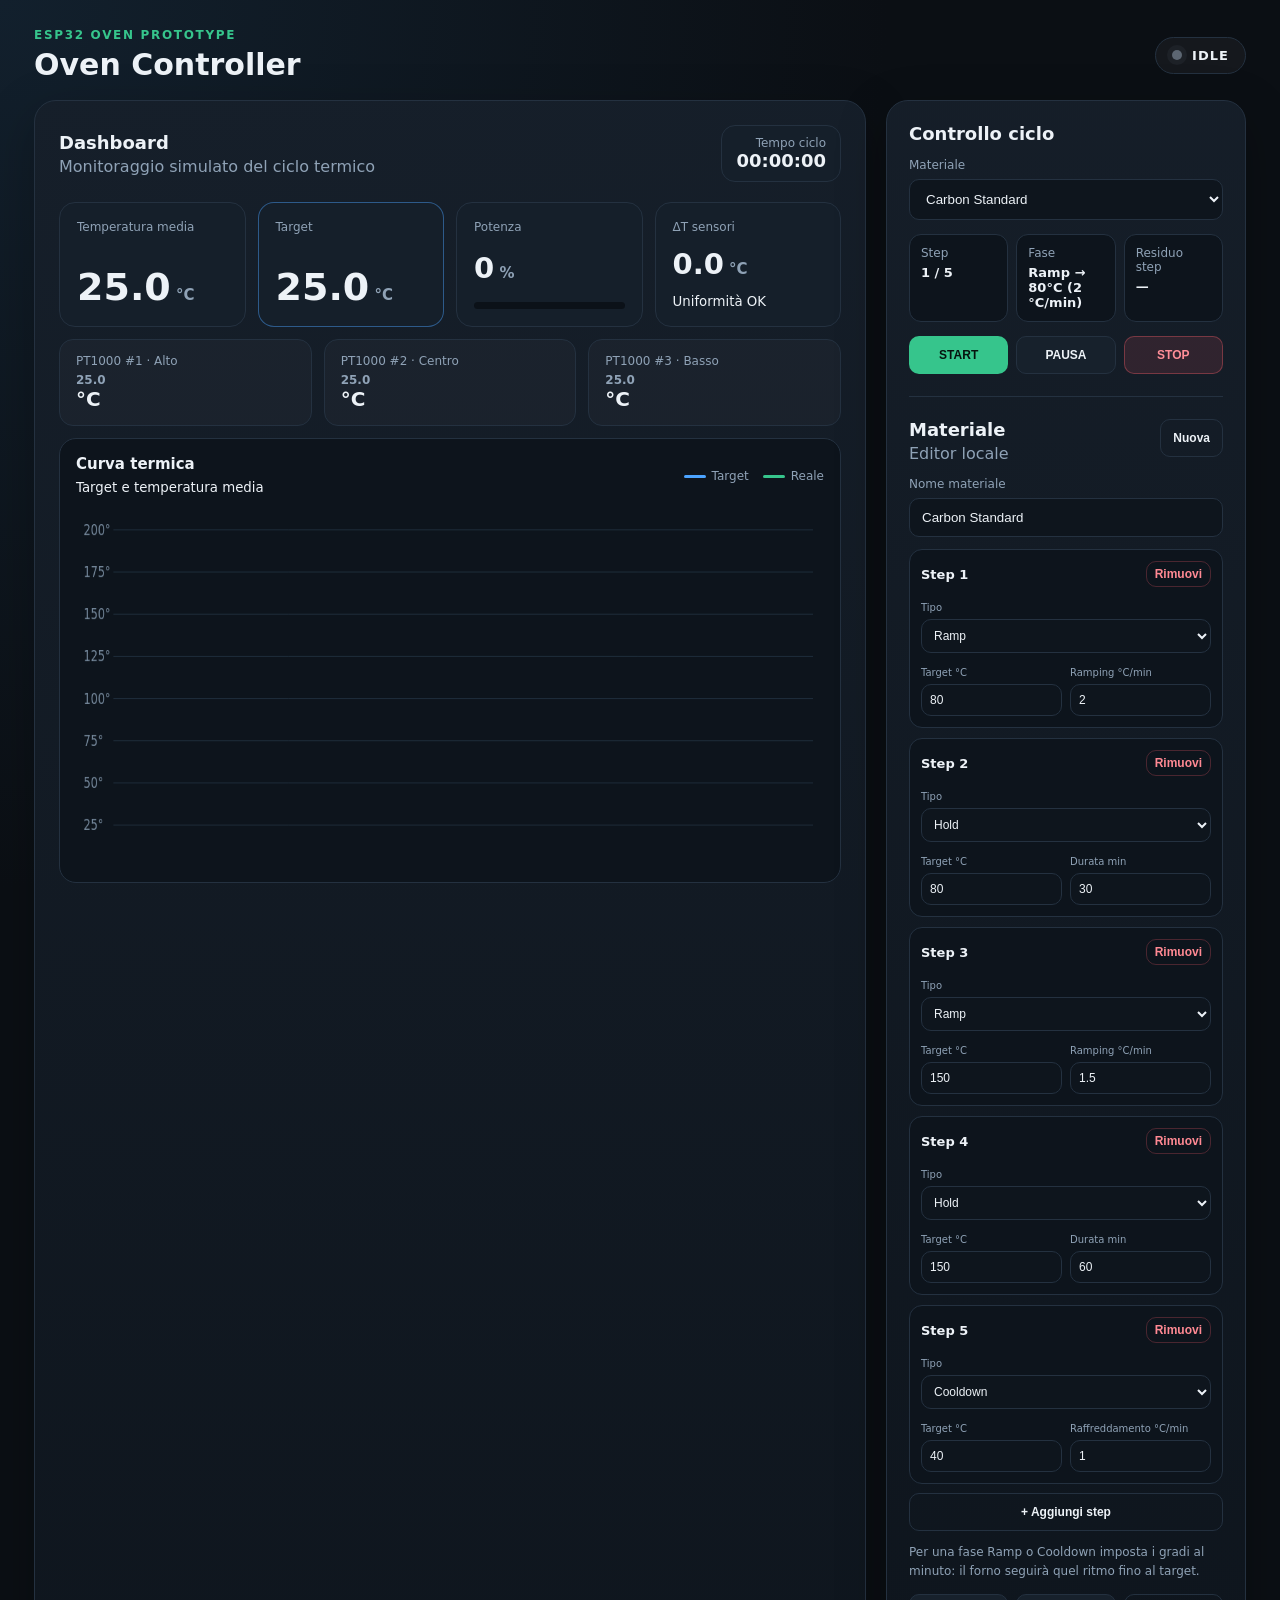
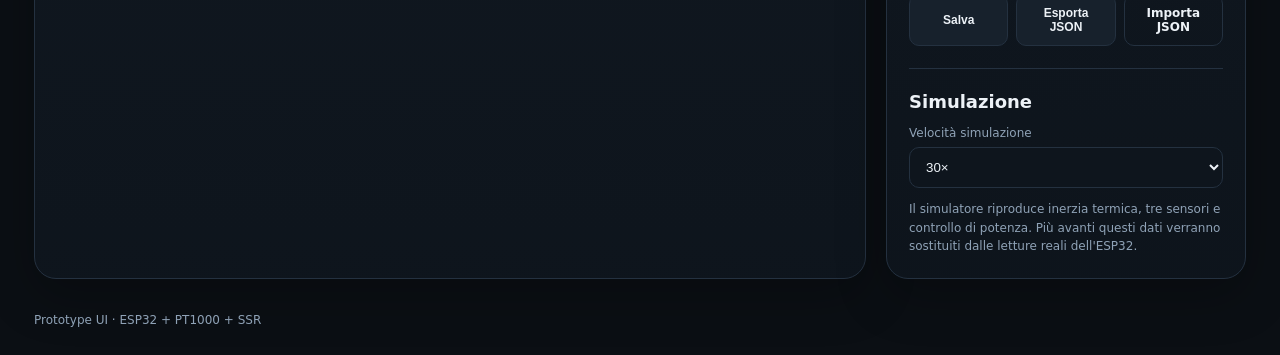
<file: interface/oven-controller/index.html>
<!DOCTYPE html>
<html lang="it">
<head>
  <meta charset="UTF-8" />
  <meta name="viewport" content="width=device-width, initial-scale=1.0" />
  <title>Oven Controller</title>
  <link rel="stylesheet" href="style.css" />
</head>
<body>
  <header class="topbar">
    <div>
      <div class="eyebrow">ESP32 OVEN PROTOTYPE</div>
      <h1>Oven Controller</h1>
    </div>
    <div class="status-wrap">
      <span id="statusDot" class="status-dot idle"></span>
      <span id="statusText">IDLE</span>
    </div>
  </header>

  <main class="layout">
    <section class="panel dashboard-panel">
      <div class="panel-title-row">
        <div>
          <h2>Dashboard</h2>
          <p>Monitoraggio simulato del ciclo termico</p>
        </div>
        <div class="clock-box">
          <span>Tempo ciclo</span>
          <strong id="elapsed">00:00:00</strong>
        </div>
      </div>

      <div class="hero-grid">
        <article class="metric hero">
          <span>Temperatura media</span>
          <strong><span id="avgTemp">25.0</span><small> °C</small></strong>
        </article>
        <article class="metric hero target">
          <span>Target</span>
          <strong><span id="targetTemp">25.0</span><small> °C</small></strong>
        </article>
        <article class="metric">
          <span>Potenza</span>
          <strong><span id="power">0</span><small> %</small></strong>
          <div class="bar"><div id="powerBar"></div></div>
        </article>
        <article class="metric">
          <span>ΔT sensori</span>
          <strong><span id="deltaTemp">0.0</span><small> °C</small></strong>
          <small id="uniformityText">Uniformità OK</small>
        </article>
      </div>

      <div class="sensor-grid">
        <article class="sensor-card">
          <span>PT1000 #1 · Alto</span>
          <strong><span id="t1">25.0</span> °C</strong>
        </article>
        <article class="sensor-card">
          <span>PT1000 #2 · Centro</span>
          <strong><span id="t2">25.0</span> °C</strong>
        </article>
        <article class="sensor-card">
          <span>PT1000 #3 · Basso</span>
          <strong><span id="t3">25.0</span> °C</strong>
        </article>
      </div>

      <div class="chart-card">
        <div class="chart-head">
          <div>
            <h3>Curva termica</h3>
            <small>Target e temperatura media</small>
          </div>
          <div class="legend">
            <span><i class="legend-line target-line"></i>Target</span>
            <span><i class="legend-line actual-line"></i>Reale</span>
          </div>
        </div>
        <canvas id="tempChart" width="1200" height="420"></canvas>
      </div>
    </section>

    <aside class="panel control-panel">
      <h2>Controllo ciclo</h2>
      <label class="field">
        <span>Materiale</span>
        <select id="recipeSelect"></select>
      </label>

      <div class="recipe-summary">
        <div>
          <span>Step</span>
          <strong id="stepCounter">0 / 0</strong>
        </div>
        <div>
          <span>Fase</span>
          <strong id="stepName">—</strong>
        </div>
        <div>
          <span>Residuo step</span>
          <strong id="stepRemaining">—</strong>
        </div>
      </div>

      <div class="buttons">
        <button id="startBtn" class="primary">START</button>
        <button id="pauseBtn">PAUSA</button>
        <button id="stopBtn" class="danger">STOP</button>
      </div>

      <div id="alarmBox" class="alarm hidden">
        <strong>⚠ Warning</strong>
        <span id="alarmText"></span>
      </div>

      <hr />

      <div class="panel-title-row compact">
        <div>
          <h2>Materiale</h2>
          <p>Editor locale</p>
        </div>
        <button id="newRecipeBtn" class="ghost">Nuova</button>
      </div>

      <label class="field">
        <span>Nome materiale</span>
        <input id="recipeName" type="text" />
      </label>

      <div id="stepsEditor" class="steps-editor"></div>

      <button id="addStepBtn" class="ghost full">+ Aggiungi step</button>
      <p class="hint ramping-hint">
        Per una fase Ramp o Cooldown imposta i gradi al minuto: il forno seguirà quel ritmo fino al target.
      </p>

      <div class="buttons secondary">
        <button id="saveRecipeBtn">Salva</button>
        <button id="exportBtn">Esporta JSON</button>
        <label class="import-label">
          Importa JSON
          <input id="importInput" type="file" accept=".json,application/json" hidden />
        </label>
      </div>

      <hr />

      <h2>Simulazione</h2>
      <label class="field">
        <span>Velocità simulazione</span>
        <select id="speedSelect">
          <option value="1">1× reale</option>
          <option value="10">10×</option>
          <option value="30" selected>30×</option>
          <option value="60">60×</option>
        </select>
      </label>
      <p class="hint">
        Il simulatore riproduce inerzia termica, tre sensori e controllo di potenza.
        Più avanti questi dati verranno sostituiti dalle letture reali dell'ESP32.
      </p>
    </aside>
  </main>

  <footer>
    Prototype UI · ESP32 + PT1000 + SSR
  </footer>

  <script src="app.js"></script>
</body>
</html>
</file>
<file: interface/oven-controller/style.css>
:root {
  --bg: #0b0f14;
  --panel: #111821;
  --panel-2: #151f2a;
  --border: #243140;
  --text: #edf2f7;
  --muted: #8fa2b6;
  --accent: #36c58c;
  --accent-2: #4ba3ff;
  --danger: #ff5e6c;
  --warning: #f6b94f;
  --shadow: 0 16px 50px rgba(0,0,0,.25);
}

* { box-sizing: border-box; }

body {
  margin: 0;
  font-family: Inter, ui-sans-serif, system-ui, -apple-system, BlinkMacSystemFont, "Segoe UI", sans-serif;
  background: radial-gradient(circle at top left, #12202d 0, var(--bg) 38%);
  color: var(--text);
  min-height: 100vh;
}

.topbar {
  display: flex;
  justify-content: space-between;
  align-items: center;
  padding: 28px 34px 18px;
  max-width: 1600px;
  margin: 0 auto;
}

.eyebrow {
  font-size: 12px;
  letter-spacing: .14em;
  color: var(--accent);
  font-weight: 700;
}

h1 { margin: 5px 0 0; font-size: 30px; }
h2 { margin: 0 0 4px; font-size: 18px; }
h3 { margin: 0 0 4px; font-size: 15px; }
p { color: var(--muted); margin: 0; }

.status-wrap {
  display: flex;
  align-items: center;
  gap: 10px;
  background: rgba(255,255,255,.04);
  border: 1px solid var(--border);
  border-radius: 999px;
  padding: 10px 16px;
  font-size: 13px;
  font-weight: 800;
  letter-spacing: .08em;
}

.status-dot {
  width: 10px; height: 10px; border-radius: 50%;
  background: #5c6672;
  box-shadow: 0 0 0 5px rgba(92,102,114,.12);
}
.status-dot.running { background: var(--accent); box-shadow: 0 0 0 5px rgba(54,197,140,.12); }
.status-dot.paused { background: var(--warning); box-shadow: 0 0 0 5px rgba(246,185,79,.12); }
.status-dot.fault { background: var(--danger); box-shadow: 0 0 0 5px rgba(255,94,108,.12); }

.layout {
  max-width: 1600px;
  margin: 0 auto;
  padding: 0 34px 34px;
  display: grid;
  grid-template-columns: minmax(0, 2fr) minmax(360px, 0.8fr);
  gap: 20px;
}

.panel {
  background: linear-gradient(180deg, rgba(22,31,42,.96), rgba(14,21,29,.96));
  border: 1px solid var(--border);
  border-radius: 22px;
  box-shadow: var(--shadow);
}

.dashboard-panel { padding: 24px; }
.control-panel { padding: 22px; align-self: start; position: sticky; top: 18px; }

.panel-title-row {
  display: flex;
  justify-content: space-between;
  gap: 18px;
  align-items: center;
}
.panel-title-row.compact { align-items: flex-start; }

.clock-box {
  text-align: right;
  background: var(--panel-2);
  border: 1px solid var(--border);
  border-radius: 14px;
  padding: 10px 14px;
}
.clock-box span, .metric > span, .sensor-card span, .recipe-summary span, .field > span {
  display: block;
  color: var(--muted);
  font-size: 12px;
}
.clock-box strong { font-size: 18px; }

.hero-grid {
  display: grid;
  grid-template-columns: repeat(4, 1fr);
  gap: 12px;
  margin-top: 20px;
}

.metric {
  min-height: 125px;
  background: var(--panel-2);
  border: 1px solid var(--border);
  border-radius: 16px;
  padding: 17px;
  display: flex;
  flex-direction: column;
  justify-content: space-between;
}
.metric strong { font-size: 29px; }
.metric strong small { font-size: 15px; color: var(--muted); }
.metric.hero strong { font-size: 38px; }
.metric.target { border-color: rgba(75,163,255,.45); }

.bar {
  height: 7px; width: 100%;
  background: #0b1118; border-radius: 999px; overflow: hidden;
}
.bar > div { height: 100%; width: 0; background: var(--accent); transition: width .2s ease; }

.sensor-grid {
  display: grid;
  grid-template-columns: repeat(3, 1fr);
  gap: 12px;
  margin-top: 12px;
}
.sensor-card {
  background: rgba(255,255,255,.025);
  border: 1px solid var(--border);
  border-radius: 14px;
  padding: 14px 16px;
}
.sensor-card strong { display: block; margin-top: 5px; font-size: 20px; }

.chart-card {
  margin-top: 12px;
  background: #0d141c;
  border: 1px solid var(--border);
  border-radius: 17px;
  padding: 16px;
}
.chart-head {
  display: flex; justify-content: space-between; gap: 12px; align-items: center;
  margin-bottom: 10px;
}
.legend { display: flex; gap: 14px; color: var(--muted); font-size: 12px; }
.legend-line {
  display: inline-block; width: 22px; height: 3px; border-radius: 4px; vertical-align: middle; margin-right: 6px;
}
.target-line { background: var(--accent-2); }
.actual-line { background: var(--accent); }

canvas { width: 100%; height: 360px; display: block; }

.field { display: block; margin-top: 14px; }
.field input, .field select, select, input {
  width: 100%;
  margin-top: 7px;
  background: #0e151d;
  border: 1px solid var(--border);
  color: var(--text);
  border-radius: 10px;
  padding: 11px 12px;
  outline: none;
}
.field input:focus, .field select:focus { border-color: var(--accent-2); }

.recipe-summary {
  display: grid;
  grid-template-columns: repeat(3, 1fr);
  gap: 8px;
  margin: 14px 0;
}
.recipe-summary > div {
  background: #0d141c;
  border: 1px solid var(--border);
  border-radius: 12px;
  padding: 11px;
}
.recipe-summary strong { display: block; margin-top: 5px; font-size: 13px; }

.buttons {
  display: grid;
  grid-template-columns: repeat(3, 1fr);
  gap: 8px;
  margin-top: 14px;
}
.buttons.secondary { grid-template-columns: repeat(3, 1fr); }

button, .import-label {
  appearance: none;
  border: 1px solid var(--border);
  background: #17212c;
  color: var(--text);
  border-radius: 10px;
  padding: 11px 12px;
  font-weight: 800;
  cursor: pointer;
  text-align: center;
  font-size: 12px;
}
button:hover, .import-label:hover { filter: brightness(1.15); }
button.primary { background: var(--accent); color: #06130e; border-color: transparent; }
button.danger { background: rgba(255,94,108,.12); border-color: rgba(255,94,108,.35); color: #ff8e98; }
button.ghost, .import-label { background: transparent; }
button.full { width: 100%; margin-top: 9px; }

hr { border: 0; border-top: 1px solid var(--border); margin: 22px 0; }

.steps-editor { margin-top: 12px; display: grid; gap: 10px; }

.step-row {
  border: 1px solid var(--border);
  background: #0d141c;
  border-radius: 13px;
  padding: 11px;
}
.step-row-head {
  display: flex; justify-content: space-between; align-items: center; margin-bottom: 9px;
}
.step-row-head strong { font-size: 13px; }
.step-remove {
  width: auto; padding: 5px 8px; color: #ff8993; background: transparent; border-color: rgba(255,94,108,.25);
}
.step-fields {
  display: grid;
  grid-template-columns: 1fr 1fr;
  gap: 8px;
}
.step-fields .wide { grid-column: 1 / -1; }
.step-fields label span { font-size: 10px; color: var(--muted); }
.step-fields input, .step-fields select { margin-top: 4px; padding: 8px; font-size: 12px; }

.alarm {
  margin-top: 14px;
  padding: 12px;
  background: rgba(246,185,79,.11);
  border: 1px solid rgba(246,185,79,.35);
  color: #ffd68a;
  border-radius: 12px;
  font-size: 12px;
}
.alarm strong, .alarm span { display: block; }
.alarm span { margin-top: 3px; }
.hidden { display: none; }

.hint {
  margin-top: 12px;
  font-size: 12px;
  line-height: 1.55;
}

footer {
  max-width: 1600px;
  margin: 0 auto;
  padding: 0 34px 28px;
  color: var(--muted);
  font-size: 12px;
}

@media (max-width: 1100px) {
  .layout { grid-template-columns: 1fr; }
  .control-panel { position: static; }
  .hero-grid { grid-template-columns: repeat(2, 1fr); }
}

@media (max-width: 680px) {
  .topbar, .layout, footer { padding-left: 16px; padding-right: 16px; }
  .topbar { align-items: flex-start; }
  .hero-grid, .sensor-grid { grid-template-columns: 1fr; }
  .buttons, .buttons.secondary { grid-template-columns: 1fr; }
  .recipe-summary { grid-template-columns: 1fr; }
  canvas { height: 280px; }
}
</file>
